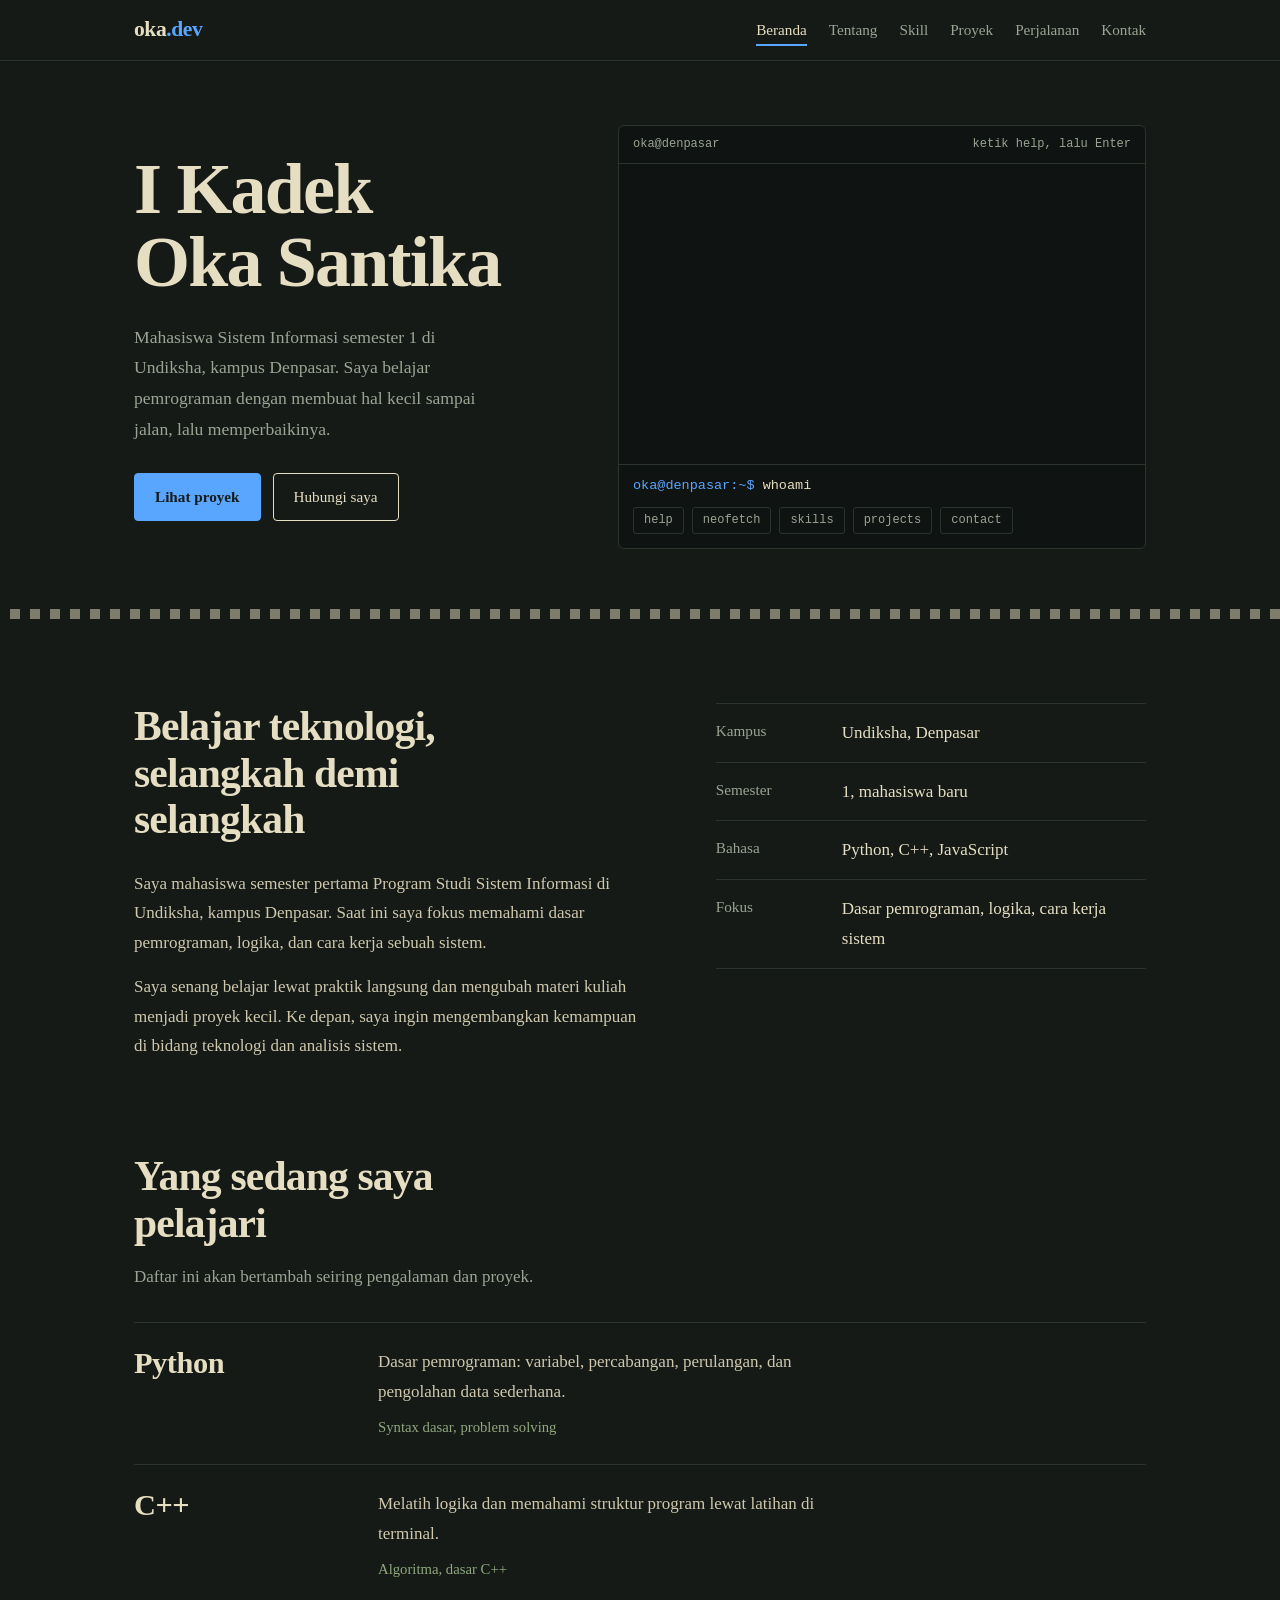
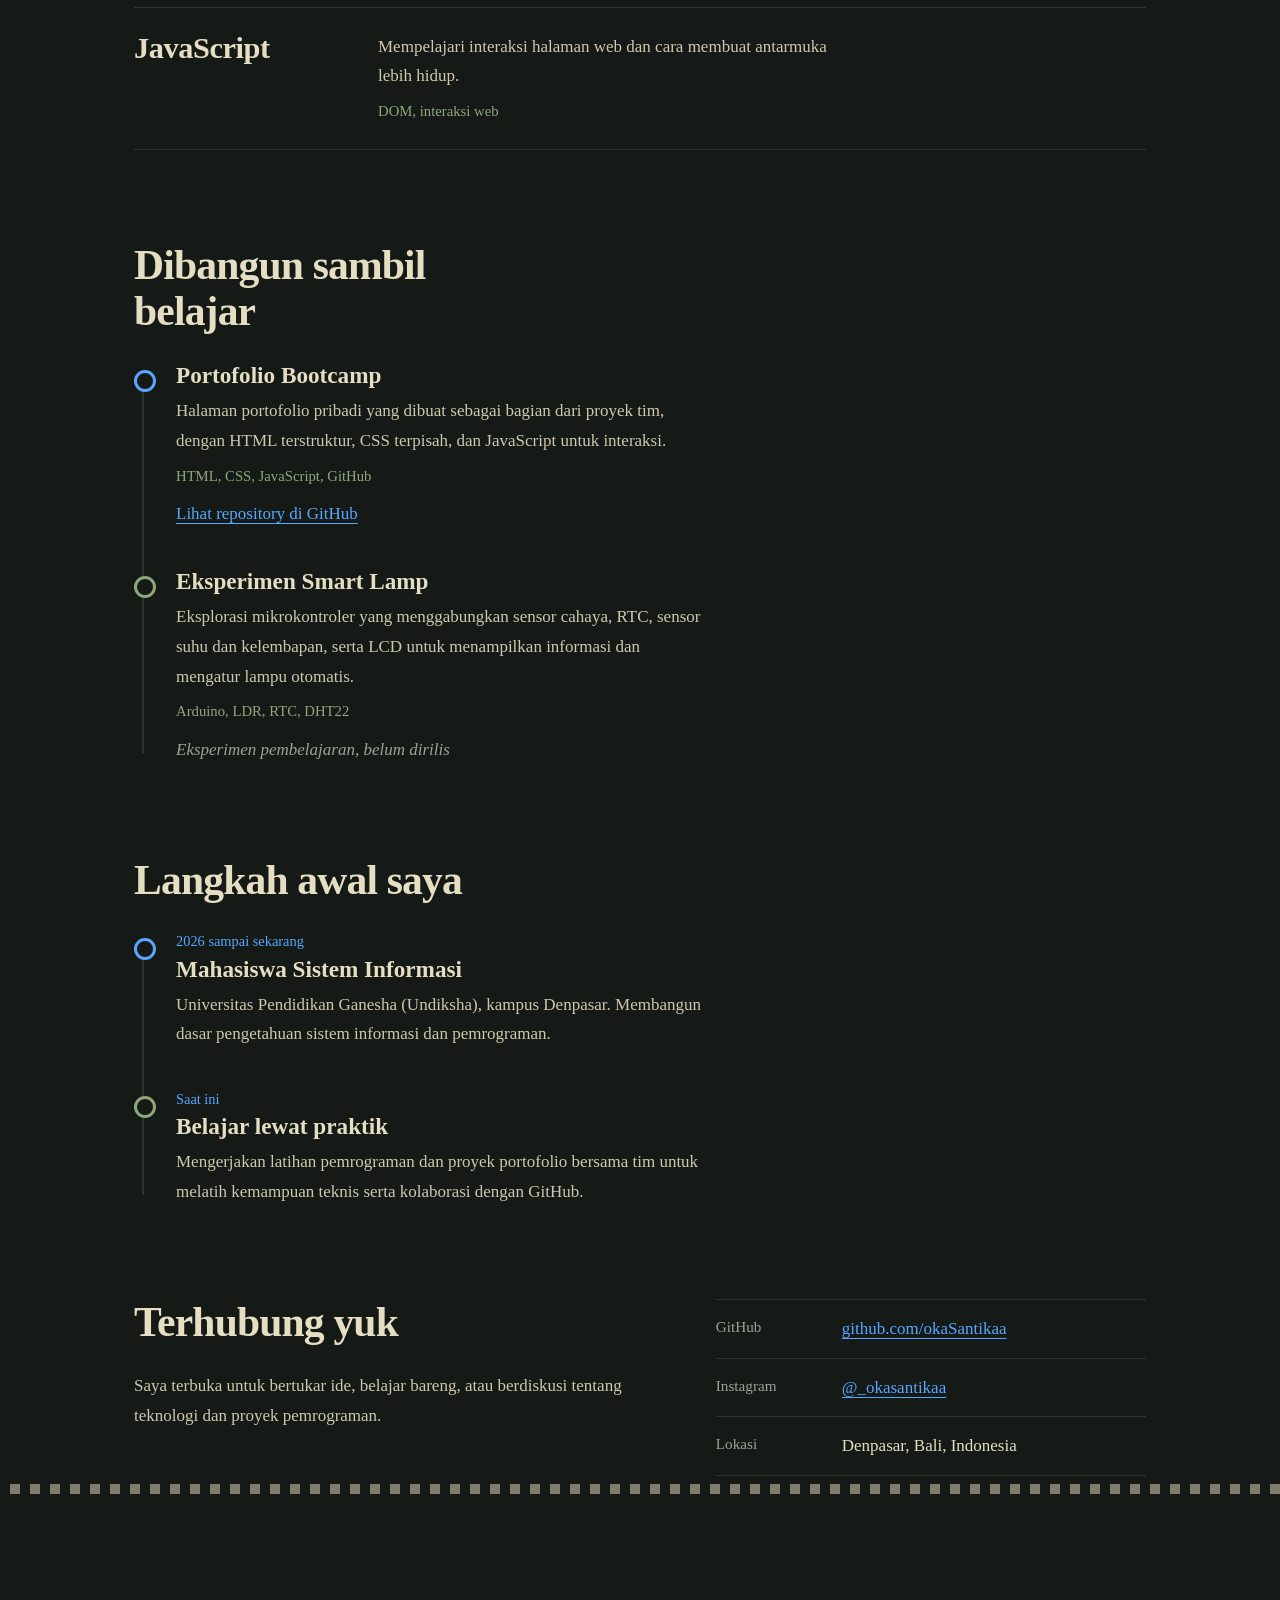
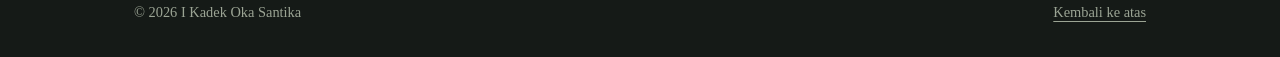
<file: pages/oka.html>
<!doctype html>
<html lang="id">
  <head>
    <meta charset="UTF-8" />
    <meta name="viewport" content="width=device-width, initial-scale=1" />
    <meta name="theme-color" content="#151a17" />
    <meta name="description" content="Portofolio I Kadek Oka Santika, mahasiswa Sistem Informasi Undiksha yang sedang belajar pemrograman." />
    <title>I Kadek Oka Santika, Portofolio</title>
    <link rel="stylesheet" href="../css/pages/oka.css" />
    <script src="../js/pages/oka.js" defer></script>
  </head>
  <body>
    <header class="oka-nav" id="oka-nav">
      <div class="oka-container oka-nav-inner">
        <a class="oka-logo" href="#oka-home" aria-label="Oka, kembali ke beranda">oka<span>.dev</span></a>
        <button class="oka-menu-btn" id="oka-menu-btn" type="button" aria-label="Buka menu" aria-expanded="false" aria-controls="oka-nav-links">Menu</button>
        <nav aria-label="Navigasi portofolio">
          <ul class="oka-nav-links" id="oka-nav-links">
            <li><a href="#oka-home">Beranda</a></li>
            <li><a href="#oka-about">Tentang</a></li>
            <li><a href="#oka-skills">Skill</a></li>
            <li><a href="#oka-projects">Proyek</a></li>
            <li><a href="#oka-journey">Perjalanan</a></li>
            <li><a href="#oka-contact">Kontak</a></li>
          </ul>
        </nav>
      </div>
      <div class="oka-progress" id="oka-progress" aria-hidden="true"></div>
    </header>

    <main>
      <section class="oka-hero" id="oka-home">
        <div class="oka-container oka-hero-grid">
          <div class="oka-hero-copy">
            <h1>I Kadek<br />Oka Santika</h1>
            <p class="oka-lead">Mahasiswa Sistem Informasi semester 1 di Undiksha, kampus Denpasar. Saya belajar pemrograman dengan membuat hal kecil sampai jalan, lalu memperbaikinya.</p>
            <div class="oka-actions">
              <a class="oka-btn oka-btn-primary" href="#oka-projects">Lihat proyek</a>
              <a class="oka-btn" href="#oka-contact">Hubungi saya</a>
            </div>
          </div>

          <section class="oka-term" aria-label="Terminal interaktif">
            <div class="oka-term-bar"><span>oka@denpasar</span><span>ketik help, lalu Enter</span></div>
            <div class="oka-term-body" id="oka-term-out" role="log" aria-live="polite" tabindex="0">
              <div class="oka-line">I Kadek Oka Santika</div>
              <div class="oka-line">Mahasiswa Sistem Informasi semester 1, Undiksha Denpasar.</div>
              <div class="oka-line">Sedang membangun dasar pemrograman dan logika.</div>
            </div>
            <form class="oka-term-form" id="oka-term-form" hidden>
              <label class="oka-ps" for="oka-term-input">oka@denpasar:~$</label>
              <input id="oka-term-input" type="text" autocomplete="off" autocapitalize="none" spellcheck="false" aria-label="Ketik perintah terminal" />
            </form>
            <div class="oka-chips" id="oka-chips" hidden>
              <button type="button" data-cmd="help">help</button>
              <button type="button" data-cmd="neofetch">neofetch</button>
              <button type="button" data-cmd="skills">skills</button>
              <button type="button" data-cmd="projects">projects</button>
              <button type="button" data-cmd="contact">contact</button>
            </div>
          </section>
        </div>
      </section>
      <div class="oka-poleng" aria-hidden="true"></div>

      <section class="oka-section" id="oka-about">
        <div class="oka-container oka-about-grid">
          <div>
            <h2 class="oka-title">Belajar teknologi, selangkah demi selangkah</h2>
            <div class="oka-prose">
              <p>Saya mahasiswa semester pertama Program Studi Sistem Informasi di Undiksha, kampus Denpasar. Saat ini saya fokus memahami dasar pemrograman, logika, dan cara kerja sebuah sistem.</p>
              <p>Saya senang belajar lewat praktik langsung dan mengubah materi kuliah menjadi proyek kecil. Ke depan, saya ingin mengembangkan kemampuan di bidang teknologi dan analisis sistem.</p>
            </div>
          </div>
          <dl class="oka-facts">
            <div>
              <dt>Kampus</dt>
              <dd>Undiksha, Denpasar</dd>
            </div>
            <div>
              <dt>Semester</dt>
              <dd>1, mahasiswa baru</dd>
            </div>
            <div>
              <dt>Bahasa</dt>
              <dd>Python, C++, JavaScript</dd>
            </div>
            <div>
              <dt>Fokus</dt>
              <dd>Dasar pemrograman, logika, cara kerja sistem</dd>
            </div>
          </dl>
        </div>
      </section>

      <section class="oka-section" id="oka-skills">
        <div class="oka-container">
          <h2 class="oka-title">Yang sedang saya pelajari</h2>
          <p class="oka-intro">Daftar ini akan bertambah seiring pengalaman dan proyek.</p>
          <div class="oka-skill-list">
            <article class="oka-skill">
              <h3>Python</h3>
              <div>
                <p>Dasar pemrograman: variabel, percabangan, perulangan, dan pengolahan data sederhana.</p>
                <p class="oka-tags">Syntax dasar, problem solving</p>
              </div>
            </article>
            <article class="oka-skill">
              <h3>C++</h3>
              <div>
                <p>Melatih logika dan memahami struktur program lewat latihan di terminal.</p>
                <p class="oka-tags">Algoritma, dasar C++</p>
              </div>
            </article>
            <article class="oka-skill">
              <h3>JavaScript</h3>
              <div>
                <p>Mempelajari interaksi halaman web dan cara membuat antarmuka lebih hidup.</p>
                <p class="oka-tags">DOM, interaksi web</p>
              </div>
            </article>
          </div>
        </div>
      </section>

      <section class="oka-section" id="oka-projects">
        <div class="oka-container">
          <h2 class="oka-title">Dibangun sambil belajar</h2>
          <ol class="oka-log">
            <li class="oka-log-item">
              <h3>Portofolio Bootcamp</h3>
              <p>Halaman portofolio pribadi yang dibuat sebagai bagian dari proyek tim, dengan HTML terstruktur, CSS terpisah, dan JavaScript untuk interaksi.</p>
              <p class="oka-tags">HTML, CSS, JavaScript, GitHub</p>
              <a class="oka-link" href="https://github.com/iLoveOrca1/branch-team-repo" target="_blank" rel="noopener noreferrer">Lihat repository di GitHub</a>
            </li>
            <li class="oka-log-item oka-log-alt">
              <h3>Eksperimen Smart Lamp</h3>
              <p>Eksplorasi mikrokontroler yang menggabungkan sensor cahaya, RTC, sensor suhu dan kelembapan, serta LCD untuk menampilkan informasi dan mengatur lampu otomatis.</p>
              <p class="oka-tags">Arduino, LDR, RTC, DHT22</p>
              <p class="oka-status">Eksperimen pembelajaran, belum dirilis</p>
            </li>
          </ol>
        </div>
      </section>

      <section class="oka-section" id="oka-journey">
        <div class="oka-container">
          <h2 class="oka-title">Langkah awal saya</h2>
          <ol class="oka-log">
            <li class="oka-log-item">
              <p class="oka-date">2026 sampai sekarang</p>
              <h3>Mahasiswa Sistem Informasi</h3>
              <p>Universitas Pendidikan Ganesha (Undiksha), kampus Denpasar. Membangun dasar pengetahuan sistem informasi dan pemrograman.</p>
            </li>
            <li class="oka-log-item oka-log-alt">
              <p class="oka-date">Saat ini</p>
              <h3>Belajar lewat praktik</h3>
              <p>Mengerjakan latihan pemrograman dan proyek portofolio bersama tim untuk melatih kemampuan teknis serta kolaborasi dengan GitHub.</p>
            </li>
          </ol>
        </div>
      </section>

      <section class="oka-section" id="oka-contact">
        <div class="oka-container oka-contact-grid">
          <div>
            <h2 class="oka-title">Terhubung yuk</h2>
            <p class="oka-prose">Saya terbuka untuk bertukar ide, belajar bareng, atau berdiskusi tentang teknologi dan proyek pemrograman.</p>
          </div>
          <dl class="oka-facts">
            <div>
              <dt>GitHub</dt>
              <dd><a class="oka-link" href="https://github.com/okaSantikaa" target="_blank" rel="noopener noreferrer">github.com/okaSantikaa</a></dd>
            </div>
            <div>
              <dt>Instagram</dt>
              <dd><a class="oka-link" href="https://www.instagram.com/_okasantikaa/" target="_blank" rel="noopener noreferrer">@_okasantikaa</a></dd>
            </div>
            <div>
              <dt>Lokasi</dt>
              <dd>Denpasar, Bali, Indonesia</dd>
            </div>
          </dl>
        </div>
      </section>
    </main>

    <div class="oka-poleng" aria-hidden="true"></div>
    <footer class="oka-footer">
      <div class="oka-container oka-footer-inner">
        <span>&copy; <span id="oka-year">2026</span> I Kadek Oka Santika</span>
        <a href="#oka-home">Kembali ke atas</a>
      </div>
    </footer>
  </body>
</html>
</file>
<file: css/pages/oka.css>
/* Portofolio I Kadek Oka Santika
   CSS murni, tanpa framework dan tanpa font eksternal.
   Palet: batu pura berlumut, daun lontar, kunyit. Prefix oka- agar aman dari CSS tim. */
:root {
  --oka-batu: #151a17;
  --oka-batu-dalam: #0f1311;
  --oka-garis: #2b352e;
  --oka-lontar: #e6dec2;
  --oka-redup: #9ba494;
  --oka-kunyit: #58a6ff;
  --oka-lumut: #8fa77d;
  --oka-galat: #e0917a;
  --oka-nav-h: 60px;
  --oka-serif: "Iowan Old Style", "Palatino Linotype", Palatino, "Book Antiqua", Georgia, serif;
  --oka-mono: ui-monospace, "SFMono-Regular", Menlo, Consolas, "Liberation Mono", monospace;
  color-scheme: dark;
}

* {
  box-sizing: border-box;
}
html {
  scroll-behavior: smooth;
  scroll-padding-top: calc(var(--oka-nav-h) + 12px);
  background: var(--oka-batu);
}
body {
  margin: 0;
  color: var(--oka-lontar);
  background: var(--oka-batu);
  font: 17px/1.75 var(--oka-serif);
}
a {
  color: inherit;
}
h1,
h2,
h3,
p,
ol,
ul,
dl,
dd {
  margin: 0;
}
ol,
ul {
  padding: 0;
  list-style: none;
}
.oka-container {
  width: min(1060px, 100%);
  margin-inline: auto;
  padding-inline: 24px;
}
:focus-visible {
  outline: 2px solid var(--oka-kunyit);
  outline-offset: 3px;
}

/* Navbar */
.oka-nav {
  position: sticky;
  top: 0;
  z-index: 20;
  padding-top: env(safe-area-inset-top, 0px);
  background: var(--oka-batu);
  border-bottom: 1px solid var(--oka-garis);
}
.oka-nav-inner {
  display: flex;
  align-items: center;
  justify-content: space-between;
  min-height: var(--oka-nav-h);
}
.oka-logo {
  font-size: 1.35rem;
  font-weight: 700;
  text-decoration: none;
  letter-spacing: -0.02em;
}
.oka-logo span {
  color: var(--oka-kunyit);
}
.oka-nav-links {
  display: flex;
  gap: 22px;
}
.oka-nav-links a {
  padding: 6px 0;
  color: var(--oka-redup);
  font-size: 0.95rem;
  text-decoration: none;
  border-bottom: 2px solid transparent;
}
.oka-nav-links a:hover {
  color: var(--oka-lontar);
}
.oka-nav-links a.oka-active {
  color: var(--oka-lontar);
  border-bottom-color: var(--oka-kunyit);
}
.oka-menu-btn {
  display: none;
  padding: 7px 14px;
  border: 1px solid var(--oka-garis);
  border-radius: 4px;
  background: none;
  color: var(--oka-lontar);
  font: inherit;
  font-size: 0.9rem;
  cursor: pointer;
}
.oka-progress {
  position: absolute;
  left: 0;
  bottom: -1px;
  width: 0;
  height: 2px;
  background: var(--oka-kunyit);
}

/* Motif kain poleng, dipakai dua kali saja sebagai pemisah */
.oka-poleng {
  height: 10px;
  background: conic-gradient(var(--oka-lontar) 25%, var(--oka-batu) 0 50%, var(--oka-lontar) 0 75%, var(--oka-batu) 0) 0 0 / 20px 20px;
  opacity: 0.5;
}

/* Hero */
.oka-hero {
  padding: 64px 0 60px;
}
.oka-hero-grid {
  display: grid;
  grid-template-columns: 0.9fr 1.1fr;
  gap: 52px;
  align-items: center;
}
.oka-hero h1 {
  font-size: clamp(2.6rem, 6vw, 4.5rem);
  line-height: 1.02;
  letter-spacing: -0.025em;
  font-weight: 700;
}
.oka-lead {
  max-width: 42ch;
  margin-top: 22px;
  color: var(--oka-redup);
  font-size: 1.1rem;
}
.oka-actions {
  display: flex;
  flex-wrap: wrap;
  gap: 12px;
  margin-top: 28px;
}
.oka-btn {
  display: inline-block;
  padding: 10px 20px;
  border: 1px solid var(--oka-lontar);
  border-radius: 4px;
  color: var(--oka-lontar);
  font-size: 0.95rem;
  text-decoration: none;
}
.oka-btn:hover {
  background: var(--oka-lontar);
  color: var(--oka-batu);
}
.oka-btn-primary {
  border-color: var(--oka-kunyit);
  background: var(--oka-kunyit);
  color: var(--oka-batu);
  font-weight: 700;
}
.oka-btn-primary:hover {
  border-color: var(--oka-lontar);
  background: var(--oka-lontar);
}

/* Terminal: satu-satunya elemen yang memakai monospace */
.oka-term {
  min-width: 0;
  border: 1px solid var(--oka-garis);
  border-radius: 6px;
  background: var(--oka-batu-dalam);
  font-family: var(--oka-mono);
  font-size: 13.5px;
  line-height: 1.6;
}
.oka-term-bar {
  display: flex;
  justify-content: space-between;
  gap: 12px;
  padding: 9px 14px;
  border-bottom: 1px solid var(--oka-garis);
  color: var(--oka-redup);
  font-size: 12px;
}
.oka-term-body {
  height: 300px;
  padding: 14px;
  overflow: auto;
  overscroll-behavior: contain;
}
.oka-line {
  white-space: pre-wrap;
  overflow-wrap: anywhere;
}
.oka-line a {
  color: var(--oka-kunyit);
}
.oka-ps {
  color: var(--oka-kunyit);
}
.oka-line .oka-ps {
  margin-right: 0.6ch;
}
.oka-err {
  color: var(--oka-galat);
}
.oka-dim {
  color: var(--oka-redup);
}
.oka-gap {
  height: 0.8em;
}
.oka-term-form {
  display: flex;
  gap: 1ch;
  align-items: center;
  padding: 10px 14px;
  border-top: 1px solid var(--oka-garis);
}
.oka-term-form[hidden],
.oka-chips[hidden] {
  display: none;
}
.oka-term-form input {
  flex: 1;
  min-width: 0;
  padding: 0;
  border: 0;
  outline: 0;
  background: none;
  color: var(--oka-lontar);
  caret-color: var(--oka-kunyit);
  font: inherit;
}
.oka-term-form:focus-within {
  box-shadow: inset 0 -2px 0 var(--oka-kunyit);
}
.oka-chips {
  display: flex;
  flex-wrap: wrap;
  gap: 8px;
  padding: 0 14px 14px;
}
.oka-chips button {
  padding: 3px 10px;
  border: 1px solid var(--oka-garis);
  border-radius: 3px;
  background: none;
  color: var(--oka-redup);
  font: inherit;
  font-size: 12px;
  cursor: pointer;
}
.oka-chips button:hover {
  border-color: var(--oka-kunyit);
  color: var(--oka-kunyit);
}

/* Section umum */
.oka-section {
  padding: 84px 0 8px;
}
.oka-title {
  max-width: 20ch;
  margin-bottom: 26px;
  font-size: clamp(1.8rem, 4vw, 2.6rem);
  line-height: 1.12;
  letter-spacing: -0.02em;
  font-weight: 700;
}
.oka-intro {
  max-width: 56ch;
  margin: -10px 0 30px;
  color: var(--oka-redup);
}
.oka-prose {
  max-width: 60ch;
  color: #cfc8ae;
}
.oka-prose p + p {
  margin-top: 14px;
}
.oka-tags {
  margin-top: 8px;
  color: var(--oka-lumut);
  font-size: 0.92rem;
}
.oka-link {
  color: var(--oka-kunyit);
  text-underline-offset: 4px;
}
.oka-link:hover {
  color: var(--oka-lontar);
}

/* Tentang dan kontak: daftar fakta, bukan kartu */
.oka-about-grid,
.oka-contact-grid {
  display: grid;
  grid-template-columns: 1.1fr 0.9fr;
  gap: 56px;
  align-items: start;
}
.oka-facts div {
  display: grid;
  grid-template-columns: 110px 1fr;
  gap: 16px;
  padding: 14px 0;
  border-top: 1px solid var(--oka-garis);
}
.oka-facts div:last-child {
  border-bottom: 1px solid var(--oka-garis);
}
.oka-facts dt {
  color: var(--oka-redup);
  font-size: 0.95rem;
}
.oka-facts dd {
  overflow-wrap: anywhere;
}

/* Skill: baris, bukan kartu */
.oka-skill {
  display: grid;
  grid-template-columns: 220px 1fr;
  gap: 24px;
  padding: 24px 0;
  border-top: 1px solid var(--oka-garis);
}
.oka-skill:last-child {
  border-bottom: 1px solid var(--oka-garis);
}
.oka-skill h3 {
  font-size: 1.9rem;
  line-height: 1.1;
  letter-spacing: -0.015em;
}
.oka-skill p:first-child {
  max-width: 56ch;
  color: #cfc8ae;
}

/* Proyek dan perjalanan: log bergaya riwayat commit */
.oka-log {
  position: relative;
  margin-left: 8px;
  padding-left: 34px;
}
.oka-log::before {
  content: "";
  position: absolute;
  top: 12px;
  bottom: 12px;
  left: 0;
  width: 2px;
  background: var(--oka-garis);
}
.oka-log-item {
  position: relative;
  padding-bottom: 38px;
}
.oka-log-item:last-child {
  padding-bottom: 0;
}
.oka-log-item::before {
  content: "";
  position: absolute;
  top: 9px;
  left: -42px;
  width: 16px;
  height: 16px;
  border: 3px solid var(--oka-kunyit);
  border-radius: 50%;
  background: var(--oka-batu);
}
.oka-log-alt::before {
  border-color: var(--oka-lumut);
}
.oka-log-item h3 {
  font-size: 1.45rem;
  line-height: 1.25;
}
.oka-log-item > p:not(.oka-tags):not(.oka-status):not(.oka-date) {
  max-width: 62ch;
  margin-top: 6px;
  color: #cfc8ae;
}
.oka-date {
  color: var(--oka-kunyit);
  font-size: 0.9rem;
}
.oka-status {
  margin-top: 10px;
  color: var(--oka-redup);
  font-style: italic;
}
.oka-log-item .oka-link {
  display: inline-block;
  margin-top: 10px;
}

/* Footer */
.oka-footer {
  margin-top: 84px;
  padding: 22px 0 32px;
  color: var(--oka-redup);
  font-size: 0.9rem;
}
.oka-footer-inner {
  display: flex;
  flex-wrap: wrap;
  justify-content: space-between;
  gap: 8px 16px;
}
.oka-footer a {
  text-underline-offset: 4px;
}
.oka-footer a:hover {
  color: var(--oka-kunyit);
}

@media (max-width: 860px) {
  .oka-hero-grid,
  .oka-about-grid,
  .oka-contact-grid {
    grid-template-columns: 1fr;
    gap: 36px;
  }
  .oka-hero {
    padding-top: 40px;
  }
  .oka-menu-btn {
    display: block;
  }
  .oka-nav-links {
    position: absolute;
    top: calc(var(--oka-nav-h) + env(safe-area-inset-top, 0px));
    left: 0;
    right: 0;
    display: none;
    flex-direction: column;
    gap: 0;
    padding: 8px 24px 14px;
    background: var(--oka-batu);
    border-bottom: 1px solid var(--oka-garis);
  }
  .oka-nav-links.oka-open {
    display: flex;
  }
  .oka-nav-links a {
    display: block;
    padding: 12px 0;
  }
  .oka-skill {
    grid-template-columns: 1fr;
    gap: 8px;
  }
}
@media (max-width: 520px) {
  body {
    font-size: 16px;
  }
  .oka-container {
    padding-inline: 18px;
  }
  .oka-section {
    padding-top: 64px;
  }
  .oka-term-body {
    height: 260px;
  }
  .oka-term-bar span:last-child {
    display: none;
  }
  .oka-facts div {
    grid-template-columns: 90px 1fr;
    gap: 12px;
  }
}
@media (prefers-reduced-motion: reduce) {
  html {
    scroll-behavior: auto;
  }
}
</file>
